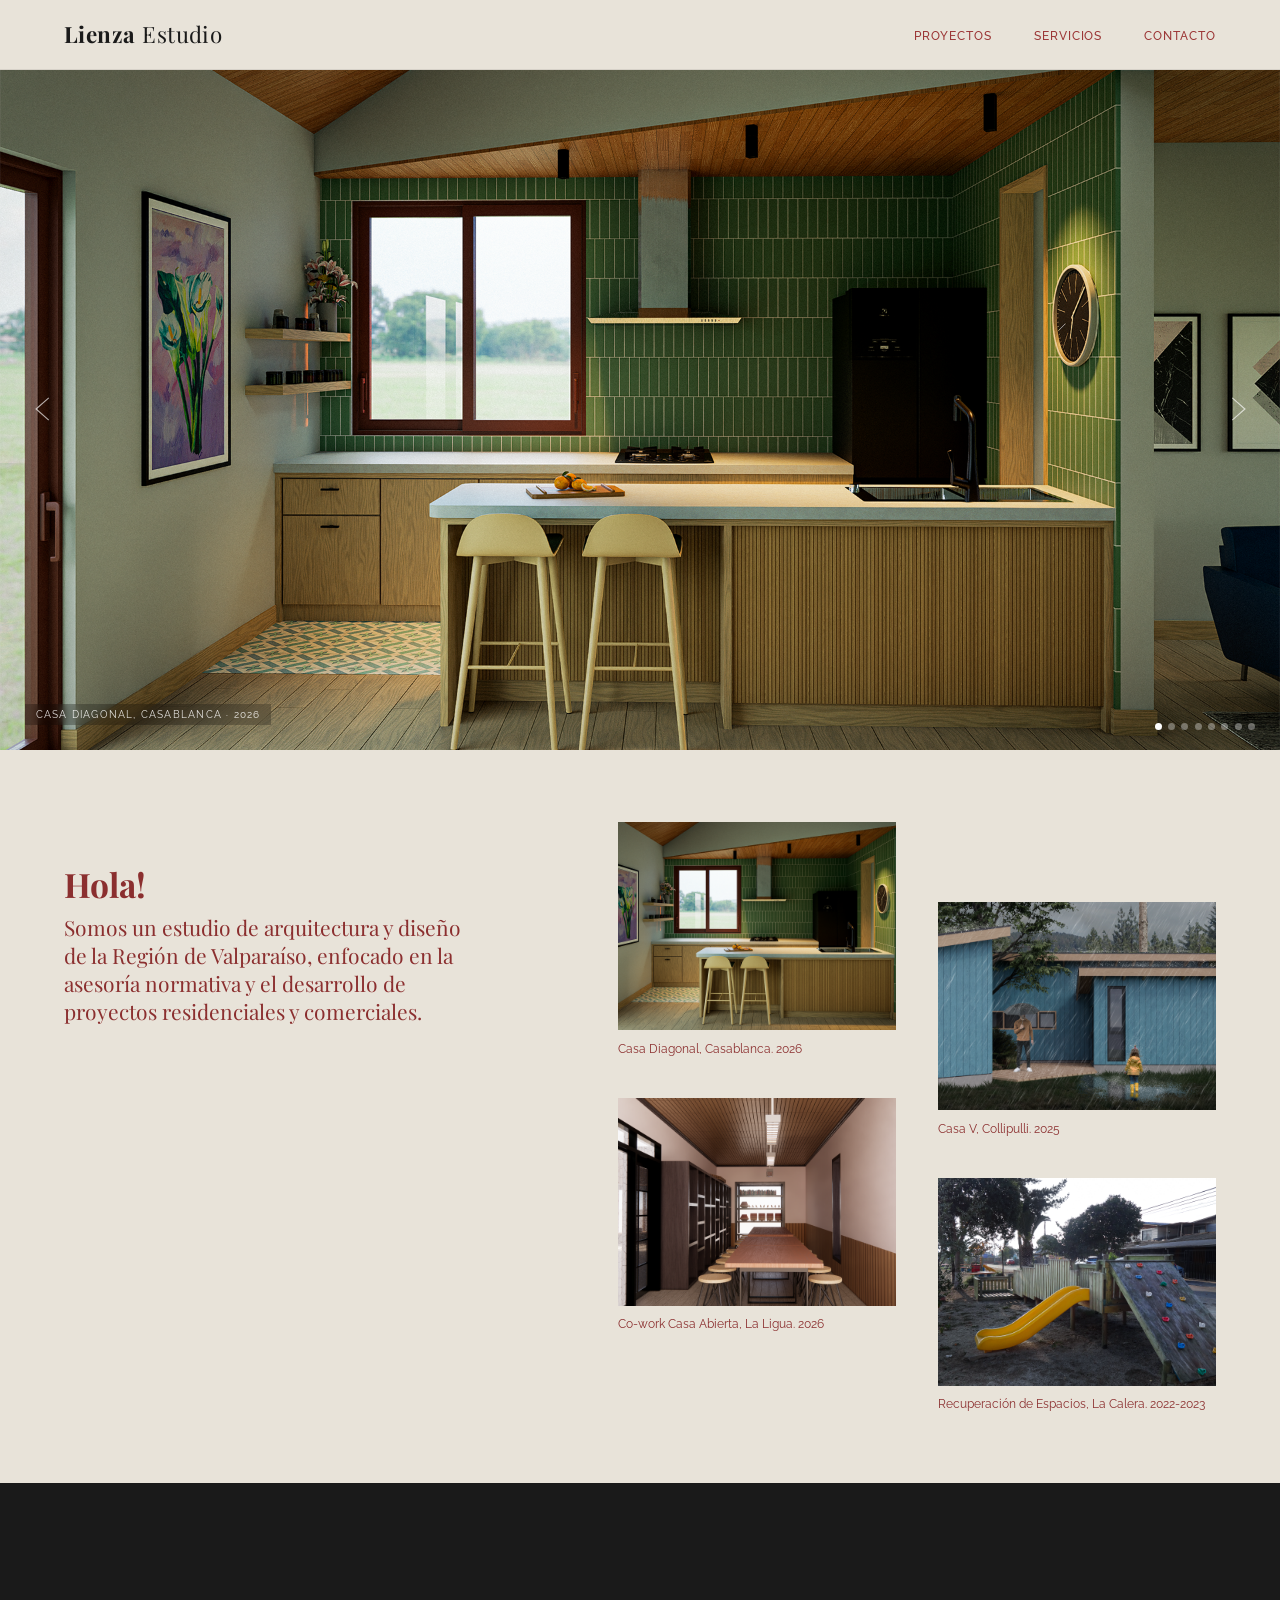
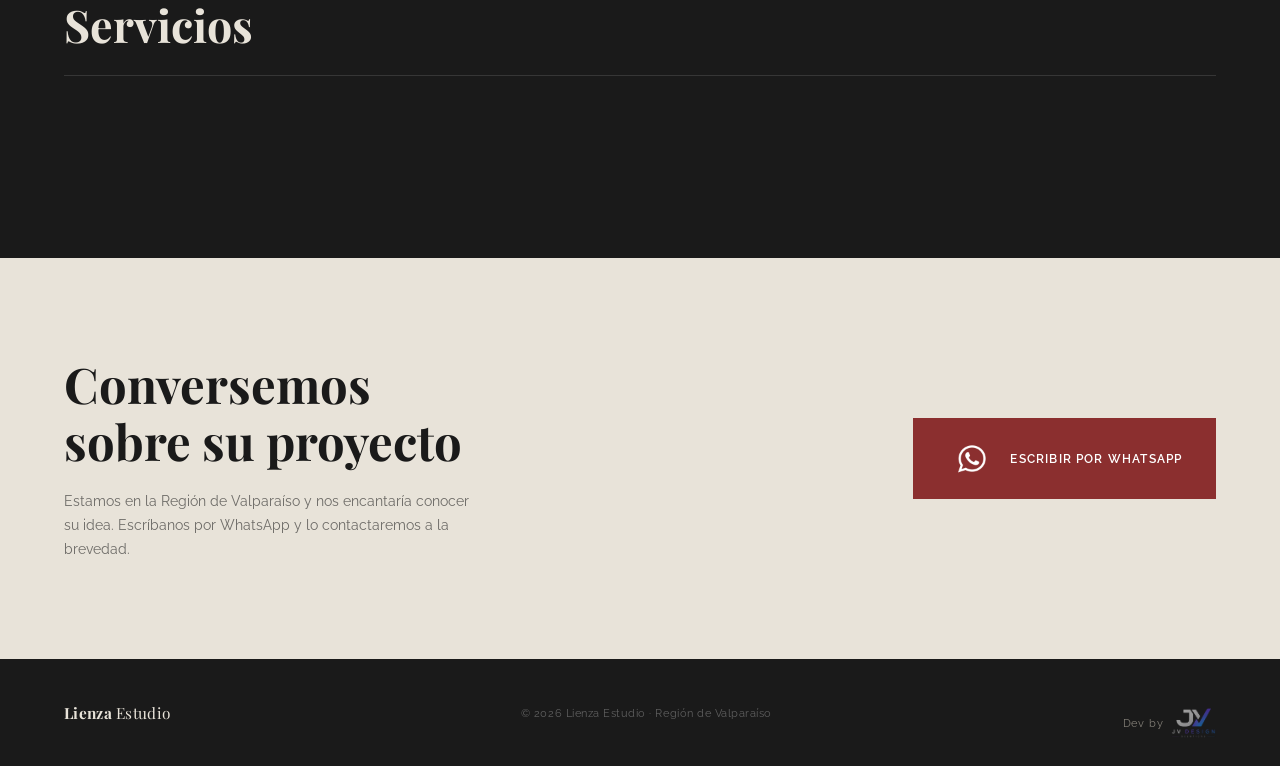
<file: index.html>
<!DOCTYPE html>
<html lang="es">
<head>
  <meta charset="UTF-8" />
  <meta name="viewport" content="width=device-width, initial-scale=1.0" />
  <title>Lienza Estudio</title>
  <link href="https://fonts.googleapis.com/css2?family=Playfair+Display:wght@400;700&family=Raleway:wght@300;400;500;600&display=swap" rel="stylesheet" />
  <link rel="stylesheet" href="css/styles.css">
</head>
<body>
  <div class="page-wrapper">
    <div id="header"></div>

    <main>
      <!-- ── HERO CAROUSEL ── -->
      <section id="inicio">
        <div class="carousel-track" id="carouselTrack">

          <div class="slide slide-1">
            <!-- <a href="/pages/proyecto.html?id=diagonal"> -->
              <div class="slide-placeholder">
                <img class="slide-bg" src="/img/01 Casa Diagonal/CasaDiagonal 01.png" alt="Casa Diagonal">
              </div>
              <div class="slide-caption">Casa Diagonal, Casablanca · 2026</div>
            </a>
          </div>

          <div class="slide slide-2">
            <!-- <a href="/pages/proyecto.html?id=diagonal"> -->
              <div class="slide-placeholder">
                <img class="slide-bg" src="/img/01 Casa Diagonal/CasaDiagonal 05.png" alt="Casa Diagonal">
              </div>
              <div class="slide-caption">Casa Diagonal, Casablanca · 2026</div>
            </a>
          </div>

          <div class="slide slide-3">
            <!-- <a href="/pages/proyecto.html?id=casav"> -->
              <div class="slide-placeholder">
                <img class="slide-bg" src="/img/02 Casa V/CasaV 01.png" alt="Casa V">
              </div>
              <div class="slide-caption">Casa V, Collipulli · 2025</div>
            </a>
          </div>

          <div class="slide slide-4">
            <!-- <a href="/pages/proyecto.html?id=casav"> -->
              <div class="slide-placeholder">
                <img class="slide-bg" src="/img/02 Casa V/CasaV 03.png" alt="Casa V">
              </div>
              <div class="slide-caption">Casa V, Collipulli · 2025</div>
            </a>
          </div>

          <div class="slide slide-5">
            <!-- <a href="/pages/proyecto.html?id=abierta"> -->
              <div class="slide-placeholder">
                <img class="slide-bg" src="/img/03 Casa Abierta/CASAABIERTA 01.png" alt="Co-work Casa Abierta">
              </div>
              <div class="slide-caption">Co-work Casa Abierta, La Ligua · 2026</div>
            </a>
          </div>

          <div class="slide slide-6">
            <!-- <a href="/pages/proyecto.html?id=abierta"> -->
              <div class="slide-placeholder">
                <img class="slide-bg" src="/img/03 Casa Abierta/CASAABIERTA 03.png" alt="Co-work Casa Abierta">
              </div>
              <div class="slide-caption">Co-work Casa Abierta, La Ligua · 2026</div>
            </a>
          </div>

          <div class="slide slide-7">
            <!-- <a href="/pages/proyecto.html?id=sopraval"> -->
              <div class="slide-placeholder">
                <img class="slide-bg" src="/img/04 Plazas Sopraval/Sopraval 01.png" alt="Recuperación de Espacios">
              </div>
              <div class="slide-caption">Recuperación de Espacios, La Calera · 2022-2023</div>
            </a>
          </div>

          <div class="slide slide-8">
            <!-- <a href="/pages/proyecto.html?id=sopraval"> -->
              <div class="slide-placeholder">
                <img class="slide-bg" src="/img/04 Plazas Sopraval/Sopraval 03.png" alt="Recuperación de Espacios">
              </div>
              <div class="slide-caption">Recuperación de Espacios, La Calera · 2022-2023</div>
            </a>
          </div>

        </div>

        <button class="carousel-btn prev" id="prevBtn" aria-label="Anterior">
          <svg viewBox="0 0 48 48"><polyline points="30,10 14,24 30,38"/></svg>
        </button>
        <button class="carousel-btn next" id="nextBtn" aria-label="Siguiente">
          <svg viewBox="0 0 48 48"><polyline points="18,10 34,24 18,38"/></svg>
        </button>

        <div class="carousel-dots" id="carouselDots"></div>
      </section>

      <!-- ── PROYECTOS ── -->
      <section id="proyectos">

        <div class="proyectos-wrapper">

          <!-- TEXTO -->
          <div class="proyecto-texto">
            <h2>
              Hola!
            </h2>
            <p>
              Somos un estudio de arquitectura y diseño de la Región de Valparaíso,
              enfocado en la asesoría normativa y el desarrollo de proyectos
              residenciales y comerciales.
            </p>
          </div>

          <!-- PROYECTOS -->
          <div class="proyectos-grid">

            <div class="proyecto">
              <a href="/pages/proyecto.html?id=diagonal">
                <img src="/img/01 Casa Diagonal/CasaDiagonal 01.png">
              </a>
              <p>Casa Diagonal, Casablanca. 2026</p>
            </div>

            <div class="proyecto">
              <a href="/pages/proyecto.html?id=casav">
                <img src="/img/02 Casa V/CasaV 01.png">
              </a>
              <p>Casa V, Collipulli. 2025</p>
            </div>

            <div class="proyecto">
              <a href="/pages/proyecto.html?id=abierta">
                <img src="/img/03 Casa Abierta/CASAABIERTA 01.png">
              </a>
              <p>Co-work Casa Abierta, La Ligua. 2026</p>
            </div>

            <div class="proyecto">
              <a href="/pages/proyecto.html?id=sopraval">
                <img src="/img/04 Plazas Sopraval/Sopraval 01.png">
              </a>
              <p>Recuperación de Espacios, La Calera. 2022-2023</p>
            </div>

          </div>

        </div>

      </section>

      <!-- ── SERVICIOS ── -->
      <section id="servicios">
        <div class="servicios-header reveal">
          <h2>Servicios</h2>
        </div>
        <div class="servicios-list" id="serviciosContainer"></div>
      </section>


      <!-- ── CONTACTO ── -->
      <section id="contacto">
        <div class="contacto-left reveal">
          <h2>Conversemos<br>sobre su proyecto</h2>
          <p>
            Estamos en la Región de Valparaíso y nos encantaría conocer su idea.
            Escríbanos por WhatsApp y lo contactaremos a la brevedad.
          </p>
        </div>
        <div class="contacto-right reveal">
          <a href="https://wa.me/56999030677" target="_blank" rel="noopener" class="ig-btn">
            <img src="/img/whatsappIcon.png" alt="" class="wsp-icon">
            Escribir por WhatsApp
          </a>
        </div>
      </section>
    </main>
    <div id="footer"></div>
</div>
<script src="app/script.js"></script>
</body>
</html>
</file>
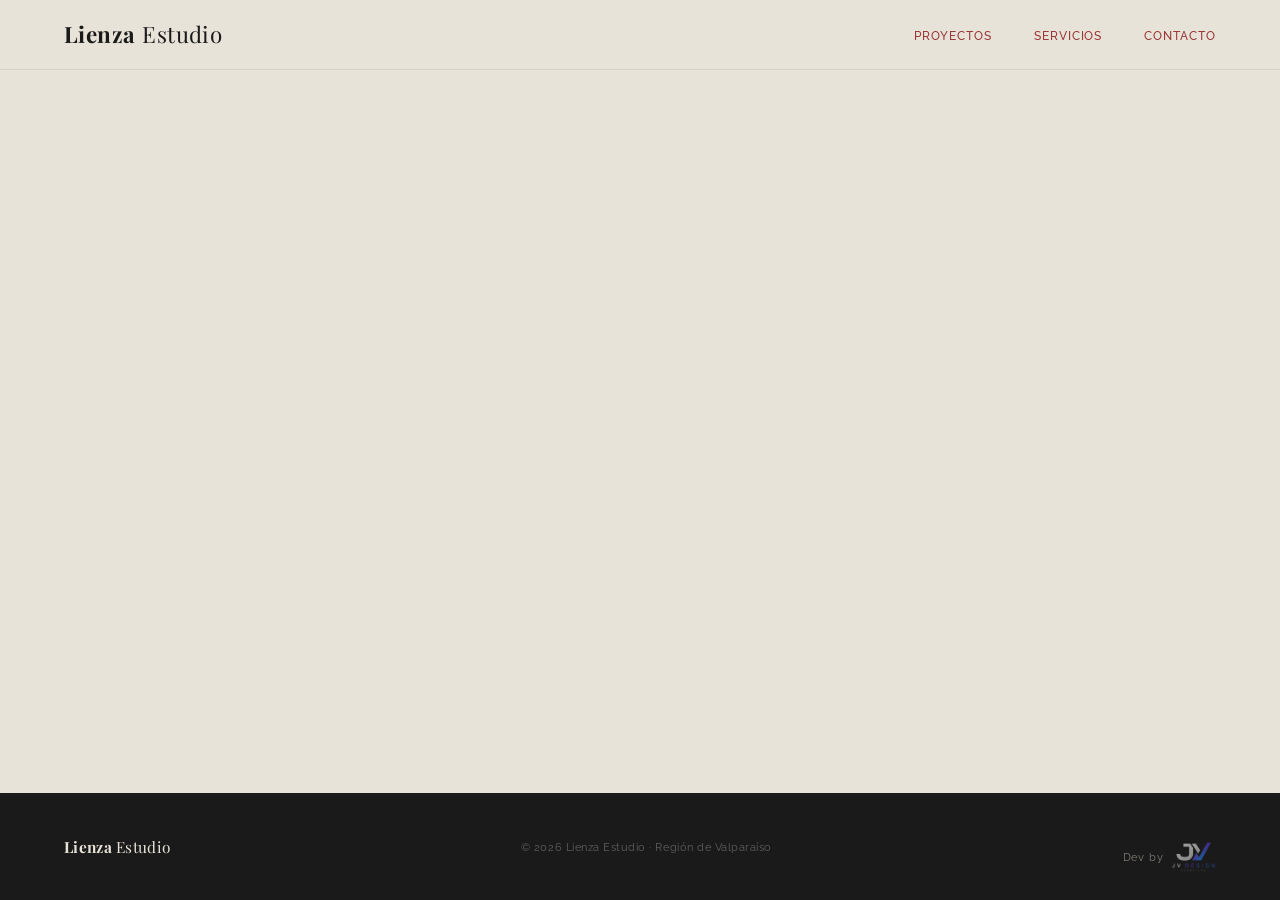
<file: pages/proyecto.html>
<!DOCTYPE html>
<html lang="es">
<head>
  <meta charset="UTF-8">
  <meta name="viewport" content="width=device-width, initial-scale=1.0" />
  <title>Lienza Estudio</title>
  <link href="https://fonts.googleapis.com/css2?family=Playfair+Display:wght@400;500;700&family=Raleway:wght@300;400;500;600&display=swap" rel="stylesheet" />
  <link rel="stylesheet" href="/css/styles.css">
  <link rel="stylesheet" href="/css/proyecto.css">
</head>

<body>
    <div class="page-wrapper">
        <div id="header"></div>

        <main id="proyectoDetalle"></main>

        <div id="footer"></div>
    </div>

<script src="/app/script.js"></script>
<script src="/app/proyecto.js"></script>

</body>
</html>
</file>
<file: css/styles.css>
*, *::before, *::after { box-sizing: border-box; margin: 0; padding: 0; }

    :root {
      --cream: #E8E3D9;
      --dark-red: #8B2F2F;
      --dark: #1a1a1a;
      --text-light: #f5f2ed;
      --accent-red: #9B3535;
      --warm-gray: #C8C1B4;
      --sand: #D4CFC6;
    }

    html, body {
        height: 100%;
    }

    html {
        scroll-behavior: smooth; 
        font-size: clamp(14px, 1vw, 18px);
    }

    body {
      font-family: 'Raleway', sans-serif;
      background: var(--cream);
      color: var(--dark);
      overflow-x: hidden;
      margin: 0;
    }

    /* CONTENEDOR PRINCIPAL */
    .page-wrapper {
    min-height: 100vh;
    display: flex;
    flex-direction: column;
    }

    main {
        flex: 1;
    }

    .page-wrapper > *:not(footer) {
    flex-shrink: 0;
    }

    /* ── NAV ── */
    nav {
      position: fixed;
      top: 0; left: 0; right: 0;
      z-index: 100;
      background: var(--cream);
      display: flex;
      align-items: center;
      justify-content: space-between;
      padding: 0 5%;
      height: 70px;
      border-bottom: 1px solid rgba(0,0,0,0.08);
    }

    .logo {
      font-family: 'Playfair Display', serif;
      font-size: 1.6rem;
      letter-spacing: 0.02em;
      color: var(--dark);
      text-decoration: none;
      line-height: 1;
    }
    .logo span { font-weight: 400; }
    .logo strong { font-weight: 700; }

    nav ul {
      list-style: none;
      display: flex;
      gap: 3rem;
    }
    nav ul a {
      text-decoration: none;
      font-size: 0.85rem;
      font-weight: 500;
      letter-spacing: 0.08em;
      text-transform: uppercase;
      color: var(--accent-red);
      transition: opacity 0.2s;
    }
    nav ul a:hover { opacity: 0.6; }

    /* ── BURGER BUTTON ── */
    .burger {
      display: none;
      flex-direction: column;
      justify-content: center;
      gap: 5px;
      width: 36px;
      height: 36px;
      background: none;
      border: none;
      cursor: pointer;
      padding: 4px;
      z-index: 600;
      position: relative;
    }
    .burger span {
      display: block;
      width: 100%;
      height: 2px;
      background: var(--dark);
      border-radius: 2px;
      transition: transform 0.35s ease, opacity 0.25s ease;
      transform-origin: center center;
    }
    .burger.open span {
    background: var(--dark-red); /* o blanco si prefieres contraste */
    }
    .burger.open span:nth-child(1) { transform: translateY(7px) rotate(45deg); }
    .burger.open span:nth-child(2) { opacity: 0; transform: scaleX(0); }
    .burger.open span:nth-child(3) { transform: translateY(-7px) rotate(-45deg); }

    /* ── MOBILE MENU OVERLAY ── */
    .mobile-menu {
      display: none;
      position: fixed;
      inset: 0;
      background: var(--cream);
      z-index: 90;
      flex-direction: column;
      align-items: center;
      justify-content: center;
      gap: 2.5rem;
      opacity: 0;
      pointer-events: none;
      transition: opacity 0.35s ease;
    }
    .mobile-menu.open {
      opacity: 1;
      pointer-events: all;
    }
    .mobile-menu a {
      text-decoration: none;
      font-family: 'Playfair Display', serif;
      font-size: 2rem;
      color: var(--dark);
      letter-spacing: 0.04em;
      transition: color 0.2s;
    }
    .mobile-menu a:hover { color: var(--accent-red); }
    .mobile-menu .menu-line {
      width: 40px;
      height: 1px;
      background: var(--warm-gray);
    }

    /* ── HERO: solo carrusel ── */
    #inicio {
      margin-top: 70px;
      position: relative;
      height: calc(100vh - 70px);
      max-height: 680px;
      overflow: hidden;
    }

    .hero-carousel {
      width: 100%;
      height: 100%;
      position: relative;
      overflow: hidden;
    }

    .carousel-track {
      display: flex;
      height: 100%;
      transition: transform 0.8s cubic-bezier(0.77, 0, 0.175, 1);
    }

    .slide {
      min-width: 100%;
      height: 100%;
      position: relative;
      overflow: hidden;
    }

    .slide > a {
      display: block;
      width: 100%;
      height: 100%;
    }

    .slide-bg {
      width: 100%; height: 100%;
      object-fit: cover;
      display: block;
    }

    .slide-placeholder {
      width: 100%; height: 100%;
      min-height: 100%;
      display: flex;
      align-items: center;
      justify-content: center;
      font-size: 0.85rem;
      color: rgba(255,255,255,0.45);
      letter-spacing: 0.1em;
    }

    .slide-1 .slide-placeholder { background: linear-gradient(160deg, #4a7a8a 0%, #2d5060 100%); }
    .slide-2 .slide-placeholder { background: linear-gradient(160deg, #6b5d4f 0%, #3d3028 100%); }
    .slide-3 .slide-placeholder { background: linear-gradient(160deg, #4a6741 0%, #2d3f28 100%); }
    .slide-4 .slide-placeholder { background: linear-gradient(160deg, #7a5a4a 0%, #402d25 100%); }
    .slide-5 .slide-placeholder { background: linear-gradient(160deg, #5a6b4a 0%, #2f3a25 100%); }
    .slide-6 .slide-placeholder { background: linear-gradient(160deg, #4a5a7a 0%, #253048 100%); }
    .slide-7 .slide-placeholder { background: linear-gradient(160deg, #7a4a5e 0%, #40252f 100%); }
    .slide-8 .slide-placeholder { background: linear-gradient(160deg, #6b6b4a 0%, #363625 100%); }

    .slide-caption {
      position: absolute;
      bottom: 1.8rem;
      left: 1.8rem;
      color: white;
      font-size: 0.72rem;
      letter-spacing: 0.12em;
      text-transform: uppercase;
      opacity: 0.85;
      background: rgba(0,0,0,0.28);
      padding: 0.35rem 0.75rem;
      backdrop-filter: blur(4px);
    }

    .carousel-btn {
      position: absolute;
      top: 50%; transform: translateY(-50%);
      background: none;
      border: none;
      cursor: pointer;
      z-index: 10;
      padding: 0.75rem;
      opacity: 0.65;
      transition: opacity 0.2s;
    }
    .carousel-btn:hover { opacity: 1; }
    .carousel-btn svg { width: 38px; height: 38px; stroke: white; stroke-width: 1.5; fill: none; }
    .carousel-btn.prev { left: 1rem; }
    .carousel-btn.next { right: 1rem; }

    .carousel-dots {
      position: absolute;
      bottom: 1.4rem;
      right: 1.8rem;
      display: flex;
      gap: 0.45rem;
    }
    .dot {
      width: 7px; height: 7px;
      border-radius: 50%;
      background: rgba(255,255,255,0.35);
      cursor: pointer;
      transition: background 0.3s;
    }
    .dot.active { background: white; }

    /* ── NOSOTROS ── */
    #nosotros {
      background: var(--dark-red);
      padding: 8rem 5%;
      display: flex;
      align-items: center;
      min-height: 60vh;
    }

    .nosotros-inner {
      max-width: 700px;
    }

    .nosotros-inner h2 {
      font-family: 'Playfair Display', serif;
      font-size: clamp(2.5rem, 6vw, 4rem);
      color: var(--text-light);
      margin-bottom: 2rem;
      font-weight: 700;
    }

    .nosotros-inner p {
      font-size: clamp(1rem, 1.8vw, 1.25rem);
      color: rgba(255,255,255,0.88);
      line-height: 1.8;
      font-weight: 300;
    }

    /* ── PROYECTOS ── */
    #proyectos {
    padding: 8rem 5%;
    background: var(--cream);
    }

    /* LAYOUT GENERAL */
    .proyectos-wrapper {
    display: grid;
    grid-template-columns: 1fr 1.2fr;
    gap: 4rem;
    align-items: start;
    max-width: 1200px;
    margin: 0 auto;
    }

    /* TEXTO */
    .proyecto-texto {
    max-width: 420px;
    }

    .proyecto-texto p {
    font-family: 'Playfair Display', serif;
    font-size: 1.5rem;
    color: var(--dark-red);
    }

    .proyecto-texto h2 {
    font-family: 'Playfair Display', serif;
    font-size: clamp(1.5rem, 3vw, 2.4rem);
    color: var(--dark-red);
    margin-bottom: 0.5rem;
    }

    /* GRID DE PROYECTOS */
    .proyectos-grid {
    display: grid;
    grid-template-columns: 1fr 1fr;
    gap: 3rem;
    }

    /* PROYECTO */
    .proyecto img {
    width: 100%;
    height: auto;
    max-width: 100%;
    aspect-ratio: 4/3;
    object-fit: cover;
    display: block;
    }

    .proyecto p {
    margin-top: 0.8rem;
    font-size: 0.85rem;
    color: var(--dark-red);
    }

    /* 🔥 EFECTO DIAGONAL AUTOMÁTICO */
    .proyecto:nth-child(odd) {
    transform: translateY(-40px);
    }

    .proyecto:nth-child(even) {
    transform: translateY(40px);
    }

    .proyecto {
    transition: transform 0.4s ease;
    }

    @media (max-width: 768px) {
    .proyectos-wrapper {
        grid-template-columns: 1fr;
    }

    .proyectos-grid {
        grid-template-columns: 1fr;
    }

    .proyecto {
        transform: none !important;
    }
    }
    .proyecto-hero {
    padding: 6rem 5% 2rem;
    }

    .proyecto-hero h1 {
    font-family: 'Playfair Display', serif;
    font-size: 2.5rem;
    }

    .proyecto-desc {
    max-width: 800px;
    padding: 2rem 5%;
    line-height: 1.8;
    }

    .proyecto-galeria {
    display: grid;
    grid-template-columns: 1fr 1fr;
    gap: 2rem;
    padding: 2rem 5%;
    }

    .proyecto-galeria img {
    width: 100%;
    display: block;
    }

    /* ── SERVICIOS ── */
    #servicios {
      background: var(--dark);
      padding: 8rem 5%;
    }

    .servicios-header {
      margin-bottom: 5rem;
    }
    .servicios-header h2 {
      font-family: 'Playfair Display', serif;
      font-size: clamp(2rem, 5vw, 3.2rem);
      color: var(--cream);
      border-bottom: 1px solid rgba(255,255,255,0.12);
      padding-bottom: 1.5rem;
    }

    .servicios-list {
      display: grid;
      grid-template-columns: 1fr 1fr;
      gap: 0;
    }

    .servicio-item {
      padding: 3rem 3rem 3rem 0;
      border-bottom: 1px solid rgba(255,255,255,0.08);
    }
    .servicio-item:nth-child(even) {
      padding-left: 3rem;
      border-left: 1px solid rgba(255,255,255,0.08);
      padding-right: 0;
    }

    .servicio-num {
      font-size: 0.7rem;
      color: var(--dark-red);
      letter-spacing: 0.15em;
      text-transform: uppercase;
      margin-bottom: 1rem;
      font-weight: 600;
    }

    .servicio-name {
      font-family: 'Playfair Display', serif;
      font-size: 1.5rem;
      color: var(--cream);
      margin-bottom: 1rem;
      font-weight: 700;
    }

    .servicio-desc {
      font-size: 0.9rem;
      color: rgba(255,255,255,0.55);
      line-height: 1.8;
      font-weight: 300;
      max-width: 380px;
    }

    /* ── CONTACTO ── */
    #contacto {
      background: var(--cream);
      padding: 7rem 5%;
      display: flex;
      align-items: center;
      justify-content: space-between;
      gap: 3rem;
    }

    .contacto-left h2 {
      font-family: 'Playfair Display', serif;
      font-size: clamp(2rem, 5vw, 3.5rem);
      color: var(--dark);
      line-height: 1.15;
      margin-bottom: 1.5rem;
    }
    .contacto-left p {
      font-size: 1rem;
      color: rgba(26,26,26,0.6);
      line-height: 1.7;
      max-width: 420px;
    }

    .contacto-right {
      flex-shrink: 0;
    }

    .ig-btn {
      display: inline-flex;
      align-items: center;
      gap: 1rem;
      padding: 1.1rem 2.4rem;
      background: var(--dark-red);
      color: white;
      text-decoration: none;
      font-size: 0.85rem;
      font-weight: 600;
      letter-spacing: 0.1em;
      text-transform: uppercase;
      transition: background 0.3s, transform 0.2s;
    }
    .ig-btn:hover {
      background: #6b2020;
      transform: translateY(-2px);
    }
    .ig-btn svg {
      width: 20px; height: 20px;
      stroke: white; fill: none;
      stroke-width: 1.5;
    }

    .wsp-icon {
        width: 50px; height: 50px;
    }

    /* ── FOOTER ── */
    footer {
      background: var(--dark);
      padding: 2rem 5%;
      display: flex;
      justify-content: space-between;
      align-items: center;
      margin-top: auto;
    }
    footer .logo { color: var(--cream); font-size: 1.1rem; }
    footer p { font-size: 0.75rem; color: rgba(255,255,255,0.3); letter-spacing: 0.05em; }

    /* ── RESPONSIVE ── */
    @media (max-width: 768px) {
      nav ul { display: none; }
      .burger { display: flex; }
      .mobile-menu { display: flex; }
      .logo { font-size: 1.3rem; }
      .projects-grid { grid-template-columns: 1fr; gap: 2rem; }
      .project-card:nth-child(even) { margin-top: 0; }
      .servicios-list { grid-template-columns: 1fr; }
      .servicio-item:nth-child(even) { padding-left: 0; border-left: none; }
      #contacto { flex-direction: column; }
      footer { flex-direction: column; gap: 0.5rem; text-align: center; }
    }

    /* fade-in on scroll */
    .reveal {
      opacity: 0;
      transform: translateY(28px);
      transition: opacity 0.7s ease, transform 0.7s ease;
    }
    .reveal.visible {
      opacity: 1;
      transform: none;
    }

    .dev-sign {
    margin-top: 1.5rem;
    display: flex;
    align-items: center;
    justify-content: center;
    gap: 0.5rem;
    opacity: 0.6;
    transition: opacity 0.3s ease;
    }

    .dev-sign:hover {
    opacity: 1;
    }

    .dev-sign span {
    font-size: 0.75rem;
    letter-spacing: 0.08em;
    color: var(--warm-gray);
    }

    .dev-sign img {
    height: 30px;
    width: auto;
    object-fit: contain;
    }
</file>
<file: css/proyecto.css>
/* ── PROYECTO DETALLE ── */

/* Volver a proyectos */
.proyecto-volver-wrap {
  padding: 2.5rem 5% 0;
}

.proyecto-volver {
  display: inline-flex;
  align-items: center;
  gap: 0.6rem;
  text-decoration: none;
  font-size: 0.72rem;
  font-weight: 600;
  letter-spacing: 0.14em;
  text-transform: uppercase;
  color: var(--accent-red);
  transition: opacity 0.2s;
}
.proyecto-volver:hover { opacity: 0.6; }
.proyecto-volver span { font-size: 1rem; line-height: 1; }

/* Imágenes en mosaico (arriba, sin carrusel) */
.proyecto-mosaico {
  display: grid;
  grid-template-columns: repeat(auto-fill, minmax(300px, 1fr));
  gap: 1rem;
  padding: 2rem 5% 0;
  max-width: 1280px;
  margin: 0 auto;
}
.proyecto-mosaico img {
  width: 100%;
  aspect-ratio: 4 / 3;
  object-fit: cover;
  display: block;
}

/* Nombre, año, lugar y superficie */
.proyecto-info {
  max-width: 1280px;
  margin: 0 auto;
  padding: 3.5rem 5% 5rem;
}

.proyecto-info-top {
  display: flex;
  flex-wrap: wrap;
  align-items: flex-end;
  justify-content: space-between;
  gap: 1.5rem;
  border-bottom: 1px solid rgba(26, 26, 26, 0.12);
  padding-bottom: 1.8rem;
}

.proyecto-info-top h1 {
  font-family: 'Playfair Display', serif;
  font-size: clamp(2.2rem, 5vw, 3.4rem);
  font-weight: 700;
  color: var(--dark);
  line-height: 1.05;
}

.proyecto-meta {
  display: flex;
  flex-wrap: wrap;
  gap: 2.5rem;
}

.proyecto-meta-label {
  font-size: 0.68rem;
  font-weight: 600;
  letter-spacing: 0.14em;
  text-transform: uppercase;
  color: var(--accent-red);
  margin-bottom: 0.35rem;
}

.proyecto-meta-value {
  font-family: 'Playfair Display', serif;
  font-size: 1.25rem;
  color: var(--dark);
}

/* Descripción (debajo de los datos) */
.proyecto-detalle-desc {
  max-width: 760px;
  padding-top: 2.5rem;
}

.proyecto-detalle-desc p {
  font-size: clamp(1rem, 1.6vw, 1.15rem);
  line-height: 1.9;
  font-weight: 300;
  color: rgba(26, 26, 26, 0.82);
  text-wrap: pretty;
}

@media (max-width: 768px) {
  .proyecto-info-top {
    align-items: flex-start;
  }
}
</file>
